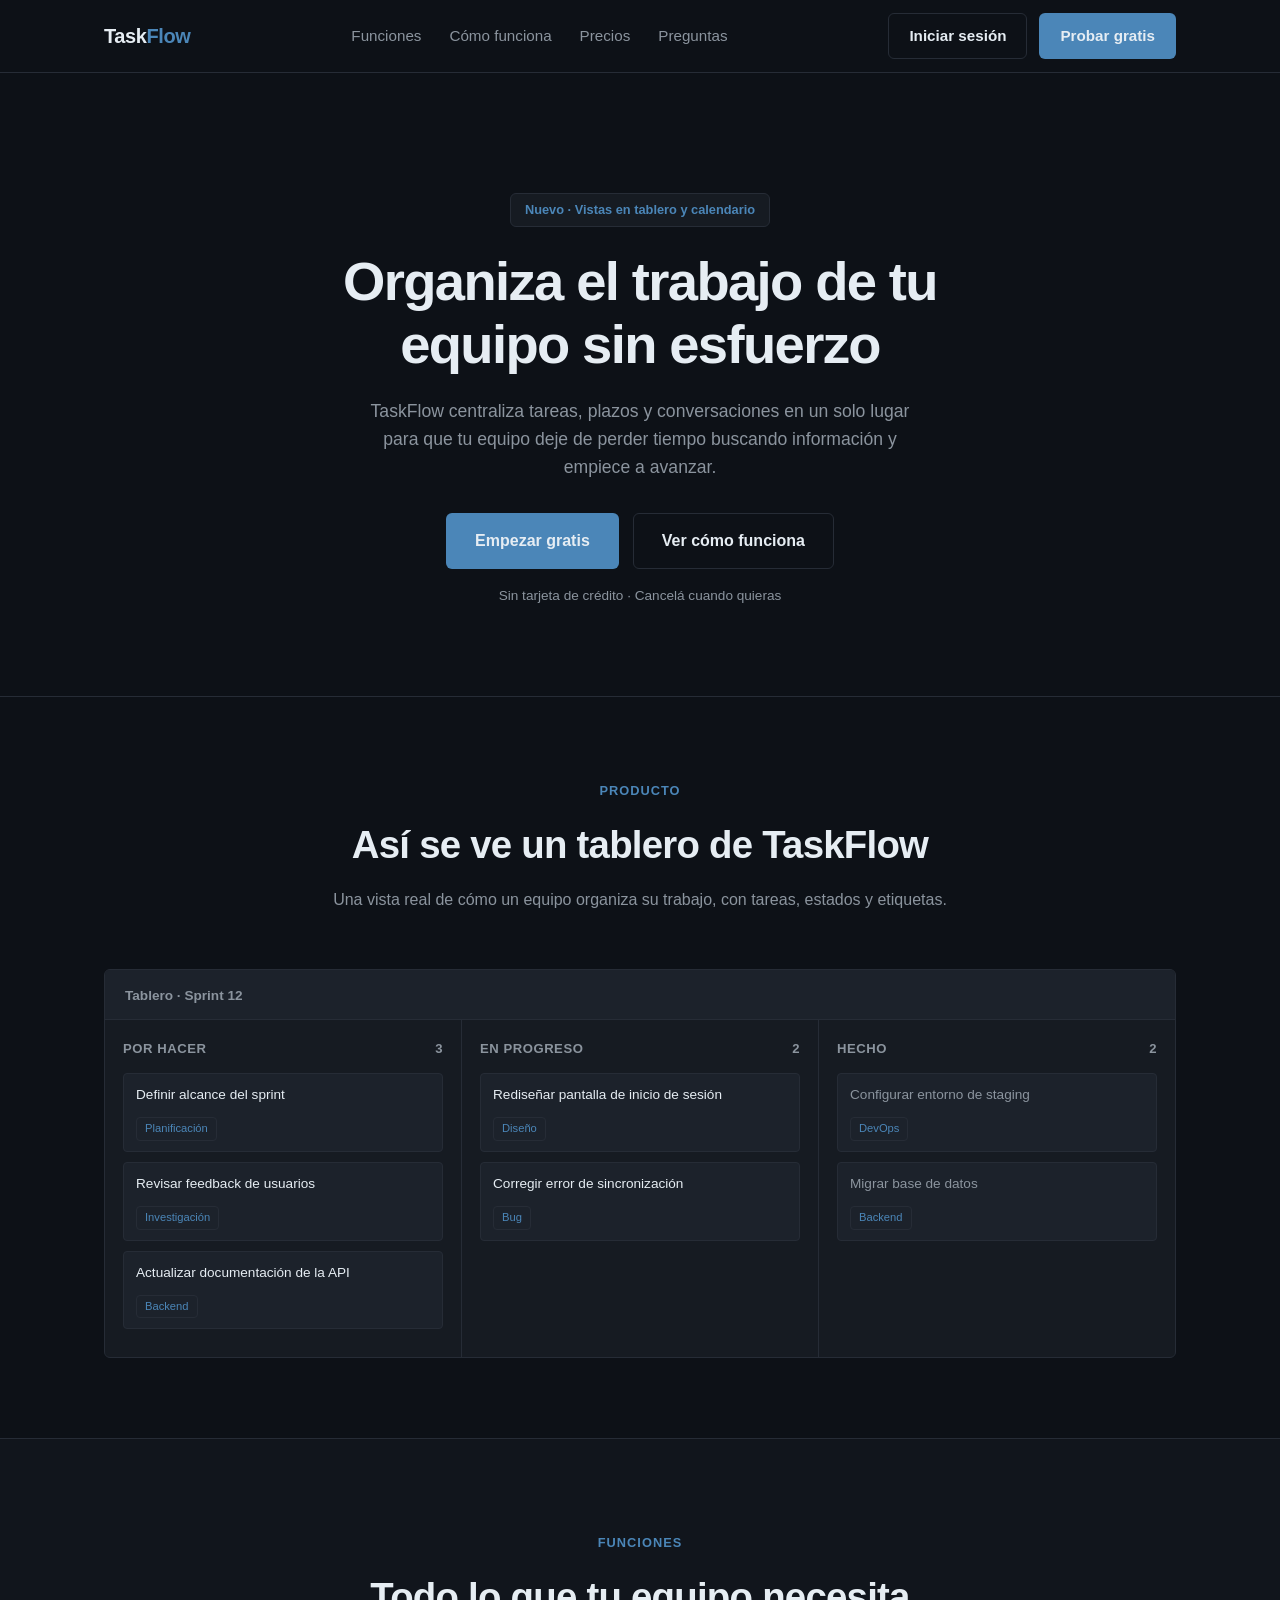
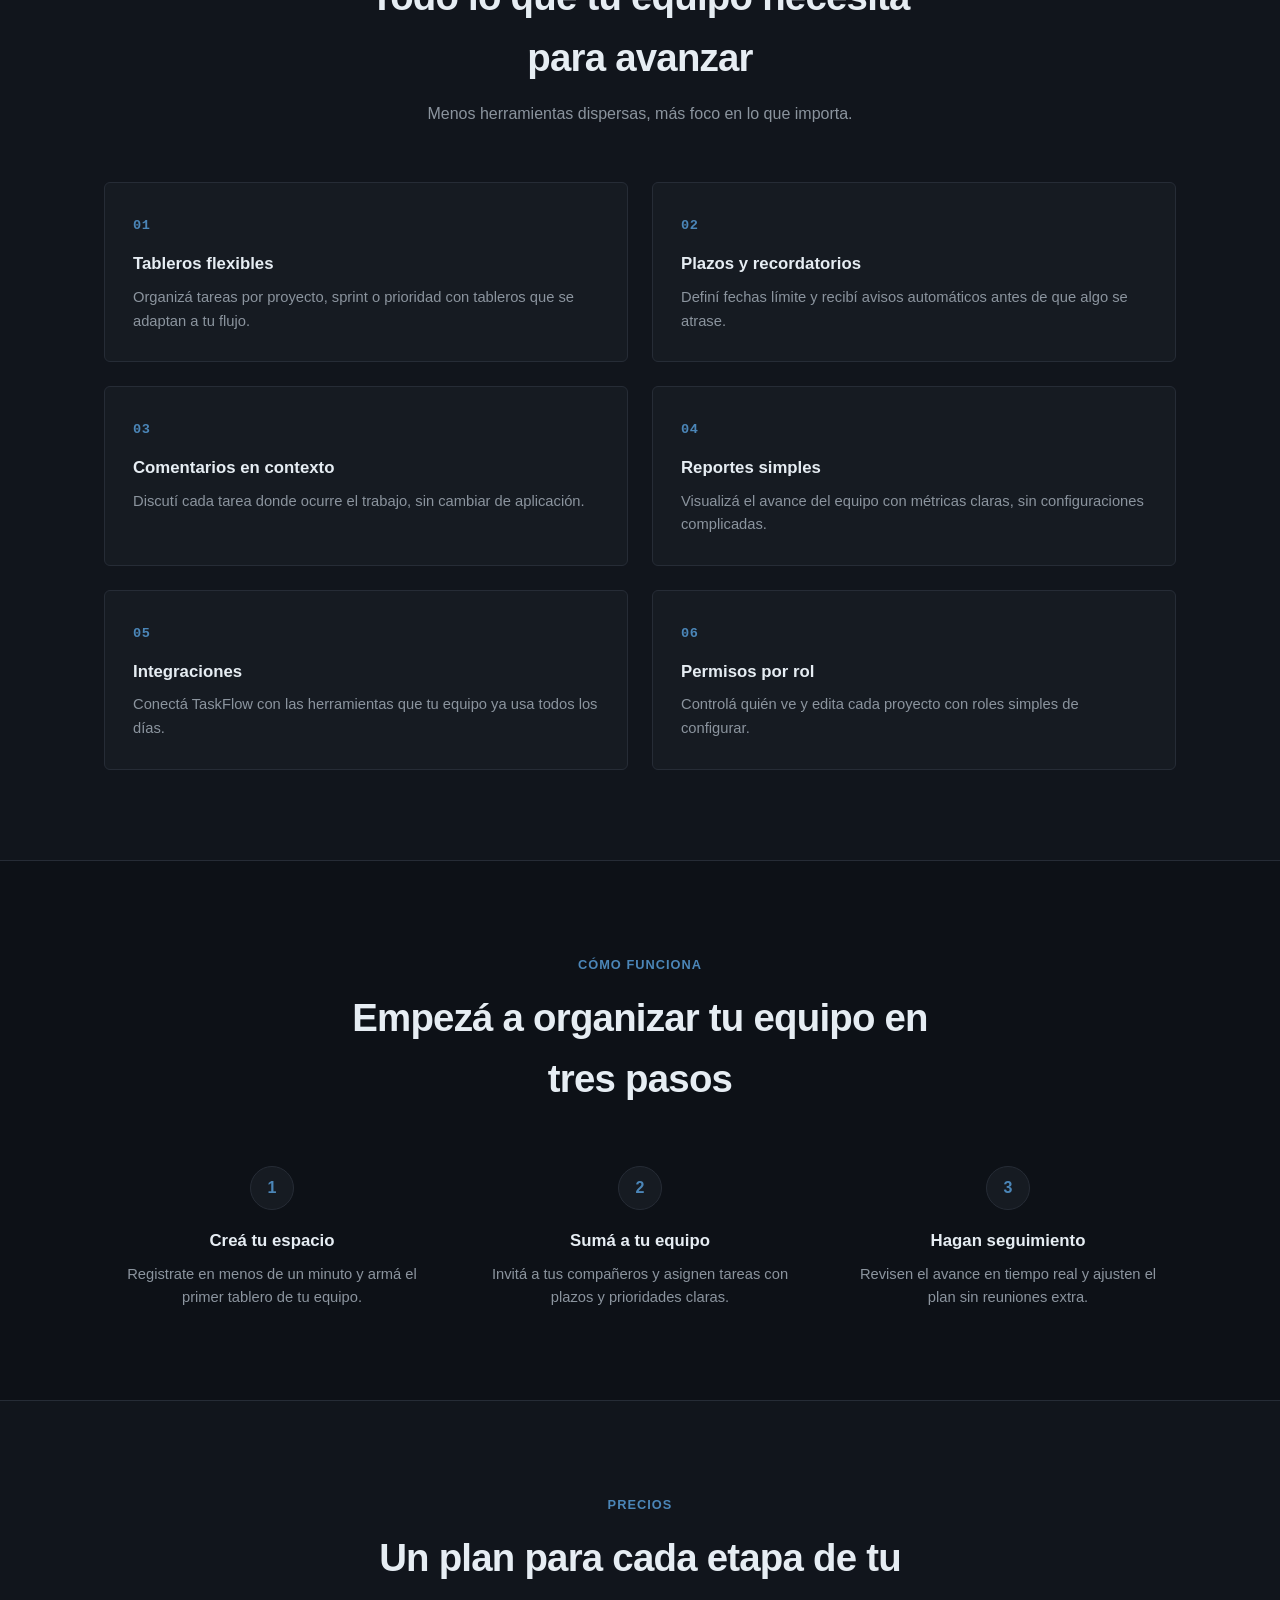
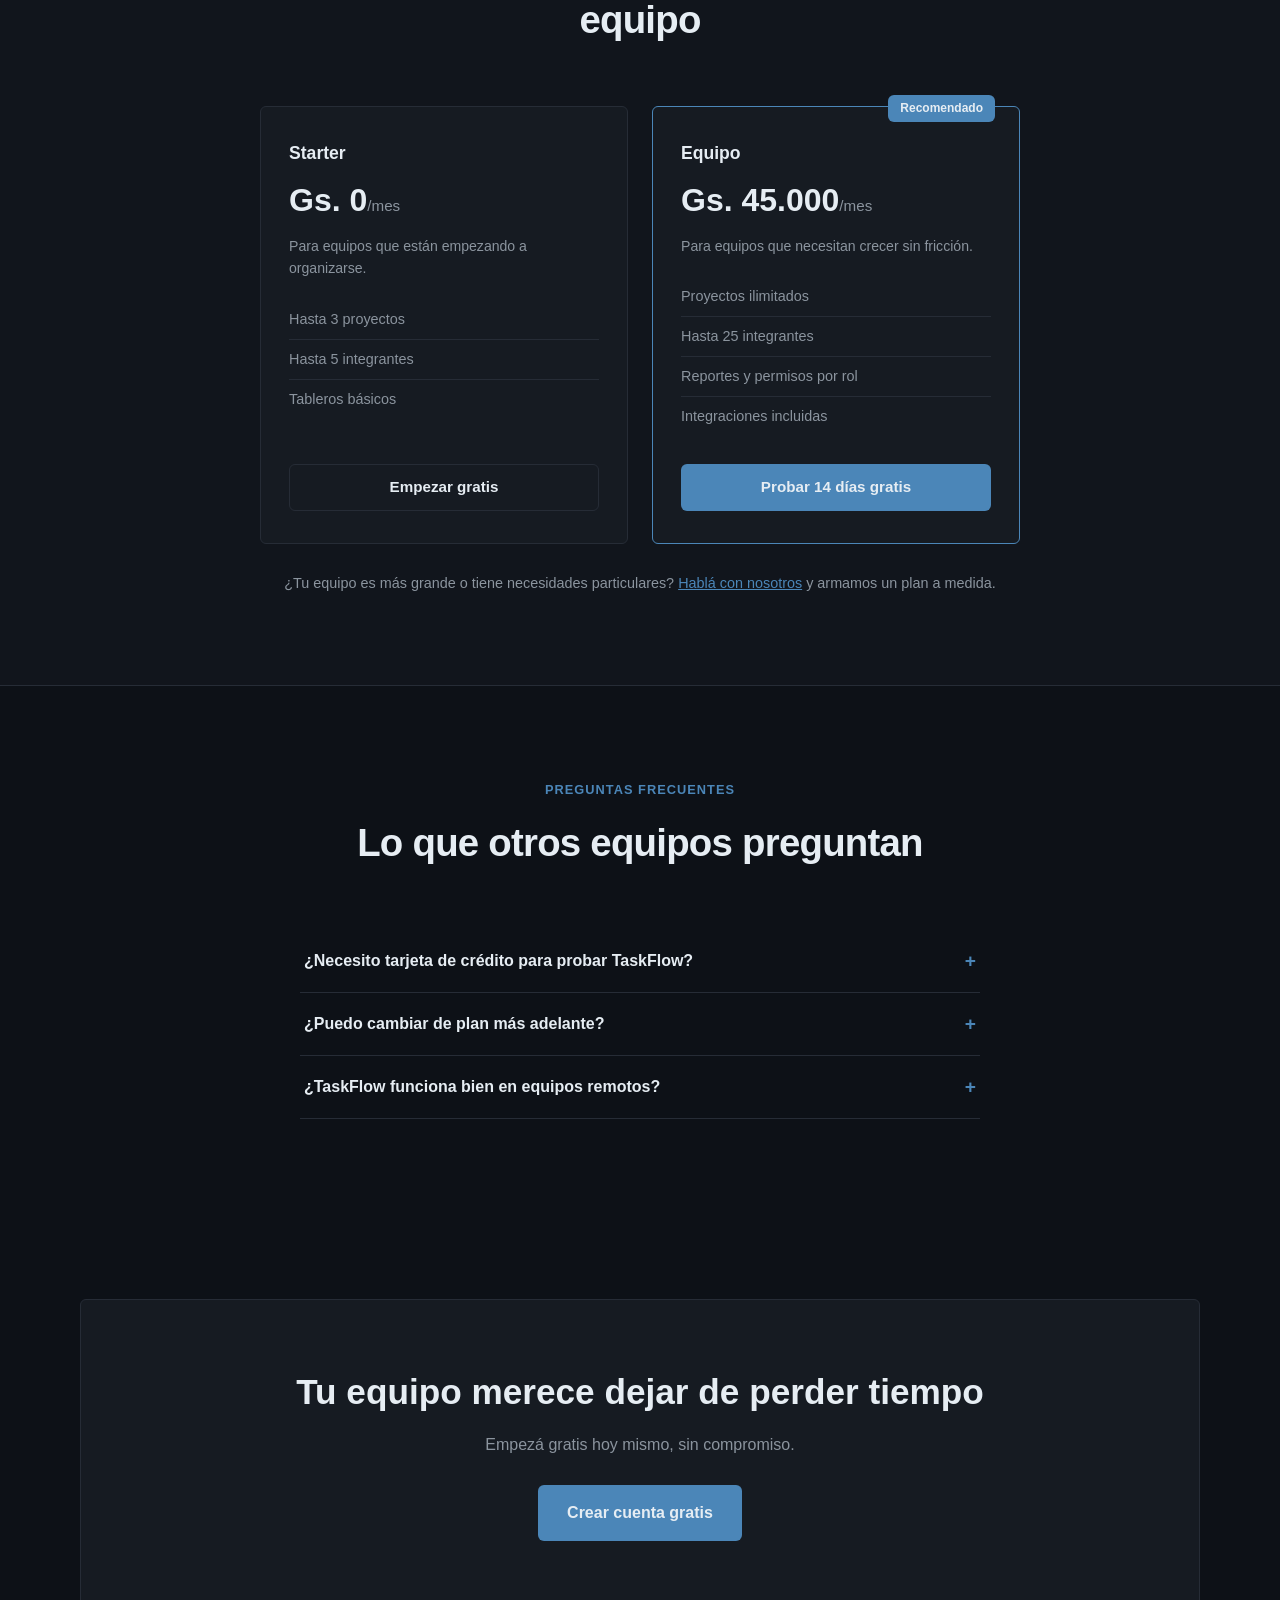
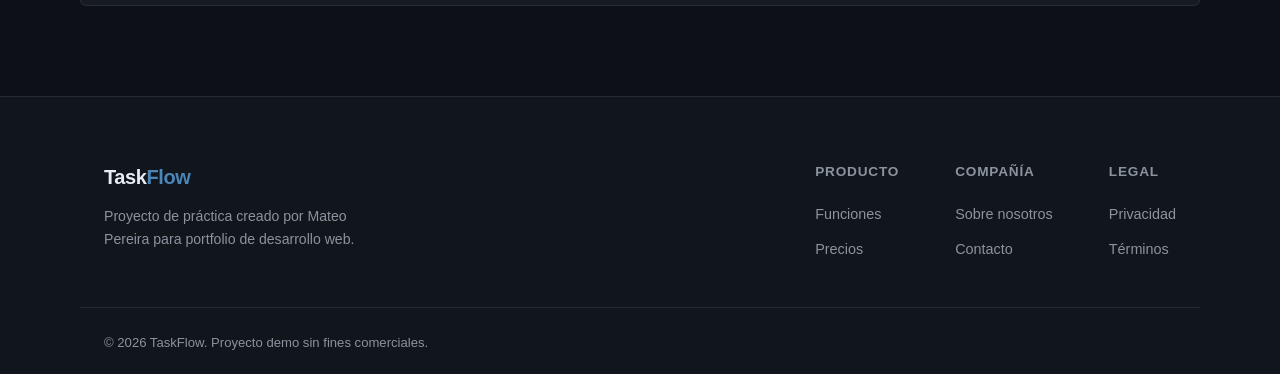
<file: index.html>
<!DOCTYPE html>
<html lang="es">
<head>
<meta charset="UTF-8">
<meta name="viewport" content="width=device-width, initial-scale=1.0">
<title>TaskFlow · Organiza tu equipo sin esfuerzo</title>
<link rel="stylesheet" href="style.css">
</head>
<body>

  <header class="navbar">
    <div class="container nav-content">
      <a href="#" class="logo">Task<span>Flow</span></a>

      <nav class="nav-links" id="navLinks">
        <a href="#features">Funciones</a>
        <a href="#how-it-works">Cómo funciona</a>
        <a href="#pricing">Precios</a>
        <a href="#faq">Preguntas</a>
      </nav>

      <div class="nav-actions">
        <a href="#" class="btn btn-ghost">Iniciar sesión</a>
        <a href="#" class="btn btn-primary">Probar gratis</a>
      </div>

      <button class="nav-toggle" id="navToggle" aria-label="Abrir menú">
        <span></span><span></span><span></span>
      </button>
    </div>
  </header>

  <main>
    <!-- HERO -->
    <section class="hero">
      <div class="container hero-content">
        <span class="badge reveal">Nuevo · Vistas en tablero y calendario</span>
        <h1 class="reveal">Organiza el trabajo de tu equipo sin esfuerzo</h1>
        <p class="hero-sub reveal">
          TaskFlow centraliza tareas, plazos y conversaciones en un solo lugar para que tu equipo
          deje de perder tiempo buscando información y empiece a avanzar.
        </p>
        <div class="hero-actions reveal">
          <a href="#" class="btn btn-primary btn-lg">Empezar gratis</a>
          <a href="#how-it-works" class="btn btn-ghost btn-lg">Ver cómo funciona</a>
        </div>
        <p class="hero-note reveal">Sin tarjeta de crédito · Cancelá cuando quieras</p>
      </div>
    </section>

    <!-- PRODUCT DEMO -->
    <section class="demo" id="demo">
      <div class="container">
        <div class="section-head">
          <span class="eyebrow">Producto</span>
          <h2>Así se ve un tablero de TaskFlow</h2>
          <p>Una vista real de cómo un equipo organiza su trabajo, con tareas, estados y etiquetas.</p>
        </div>

        <div class="demo-frame reveal">
          <div class="demo-bar">
            <span class="demo-bar-title">Tablero · Sprint 12</span>
          </div>
          <div class="demo-board">
            <div class="demo-column">
              <h4>Por hacer <span>3</span></h4>
              <div class="demo-card">
                <p>Definir alcance del sprint</p>
                <span class="demo-tag">Planificación</span>
              </div>
              <div class="demo-card">
                <p>Revisar feedback de usuarios</p>
                <span class="demo-tag">Investigación</span>
              </div>
              <div class="demo-card">
                <p>Actualizar documentación de la API</p>
                <span class="demo-tag">Backend</span>
              </div>
            </div>
            <div class="demo-column">
              <h4>En progreso <span>2</span></h4>
              <div class="demo-card">
                <p>Rediseñar pantalla de inicio de sesión</p>
                <span class="demo-tag">Diseño</span>
              </div>
              <div class="demo-card">
                <p>Corregir error de sincronización</p>
                <span class="demo-tag">Bug</span>
              </div>
            </div>
            <div class="demo-column">
              <h4>Hecho <span>2</span></h4>
              <div class="demo-card demo-card--done">
                <p>Configurar entorno de staging</p>
                <span class="demo-tag">DevOps</span>
              </div>
              <div class="demo-card demo-card--done">
                <p>Migrar base de datos</p>
                <span class="demo-tag">Backend</span>
              </div>
            </div>
          </div>
        </div>
      </div>
    </section>

    <!-- FEATURES -->
    <section class="features" id="features">
      <div class="container">
        <div class="section-head">
          <span class="eyebrow">Funciones</span>
          <h2>Todo lo que tu equipo necesita para avanzar</h2>
          <p>Menos herramientas dispersas, más foco en lo que importa.</p>
        </div>

        <div class="feature-grid">
          <article class="feature-card reveal">
            <span class="feature-index">01</span>
            <h3>Tableros flexibles</h3>
            <p>Organizá tareas por proyecto, sprint o prioridad con tableros que se adaptan a tu flujo.</p>
          </article>
          <article class="feature-card reveal">
            <span class="feature-index">02</span>
            <h3>Plazos y recordatorios</h3>
            <p>Definí fechas límite y recibí avisos automáticos antes de que algo se atrase.</p>
          </article>
          <article class="feature-card reveal">
            <span class="feature-index">03</span>
            <h3>Comentarios en contexto</h3>
            <p>Discutí cada tarea donde ocurre el trabajo, sin cambiar de aplicación.</p>
          </article>
          <article class="feature-card reveal">
            <span class="feature-index">04</span>
            <h3>Reportes simples</h3>
            <p>Visualizá el avance del equipo con métricas claras, sin configuraciones complicadas.</p>
          </article>
          <article class="feature-card reveal">
            <span class="feature-index">05</span>
            <h3>Integraciones</h3>
            <p>Conectá TaskFlow con las herramientas que tu equipo ya usa todos los días.</p>
          </article>
          <article class="feature-card reveal">
            <span class="feature-index">06</span>
            <h3>Permisos por rol</h3>
            <p>Controlá quién ve y edita cada proyecto con roles simples de configurar.</p>
          </article>
        </div>
      </div>
    </section>

    <!-- HOW IT WORKS -->
    <section class="how" id="how-it-works">
      <div class="container">
        <div class="section-head">
          <span class="eyebrow">Cómo funciona</span>
          <h2>Empezá a organizar tu equipo en tres pasos</h2>
        </div>

        <div class="steps">
          <div class="step reveal">
            <div class="step-number">1</div>
            <h3>Creá tu espacio</h3>
            <p>Registrate en menos de un minuto y armá el primer tablero de tu equipo.</p>
          </div>
          <div class="step reveal">
            <div class="step-number">2</div>
            <h3>Sumá a tu equipo</h3>
            <p>Invitá a tus compañeros y asignen tareas con plazos y prioridades claras.</p>
          </div>
          <div class="step reveal">
            <div class="step-number">3</div>
            <h3>Hagan seguimiento</h3>
            <p>Revisen el avance en tiempo real y ajusten el plan sin reuniones extra.</p>
          </div>
        </div>
      </div>
    </section>

    <!-- PRICING -->
    <section class="pricing" id="pricing">
      <div class="container">
        <div class="section-head">
          <span class="eyebrow">Precios</span>
          <h2>Un plan para cada etapa de tu equipo</h2>
        </div>

        <div class="pricing-grid">
          <div class="price-card reveal">
            <h3>Starter</h3>
            <p class="price">Gs. 0<span>/mes</span></p>
            <p class="price-desc">Para equipos que están empezando a organizarse.</p>
            <ul>
              <li>Hasta 3 proyectos</li>
              <li>Hasta 5 integrantes</li>
              <li>Tableros básicos</li>
            </ul>
            <a href="#" class="btn btn-ghost btn-block">Empezar gratis</a>
          </div>

          <div class="price-card price-card--highlight reveal">
            <span class="price-tag">Recomendado</span>
            <h3>Equipo</h3>
            <p class="price">Gs. 45.000<span>/mes</span></p>
            <p class="price-desc">Para equipos que necesitan crecer sin fricción.</p>
            <ul>
              <li>Proyectos ilimitados</li>
              <li>Hasta 25 integrantes</li>
              <li>Reportes y permisos por rol</li>
              <li>Integraciones incluidas</li>
            </ul>
            <a href="#" class="btn btn-primary btn-block">Probar 14 días gratis</a>
          </div>
        </div>

        <p class="pricing-note">¿Tu equipo es más grande o tiene necesidades particulares? <a href="#">Hablá con nosotros</a> y armamos un plan a medida.</p>
      </div>
    </section>

    <!-- FAQ -->
    <section class="faq" id="faq">
      <div class="container">
        <div class="section-head">
          <span class="eyebrow">Preguntas frecuentes</span>
          <h2>Lo que otros equipos preguntan</h2>
        </div>

        <div class="faq-list">
          <div class="faq-item reveal">
            <button class="faq-question">
              ¿Necesito tarjeta de crédito para probar TaskFlow?
              <span class="faq-icon">+</span>
            </button>
            <div class="faq-answer">
              <p>No. El plan Starter es gratuito y el plan Equipo incluye 14 días de prueba sin pedir datos de pago.</p>
            </div>
          </div>
          <div class="faq-item reveal">
            <button class="faq-question">
              ¿Puedo cambiar de plan más adelante?
              <span class="faq-icon">+</span>
            </button>
            <div class="faq-answer">
              <p>Sí, podés subir o bajar de plan cuando quieras desde la configuración de tu cuenta.</p>
            </div>
          </div>
          <div class="faq-item reveal">
            <button class="faq-question">
              ¿TaskFlow funciona bien en equipos remotos?
              <span class="faq-icon">+</span>
            </button>
            <div class="faq-answer">
              <p>Sí, fue pensado justamente para eso: comentarios en contexto, notificaciones claras y acceso desde cualquier lugar.</p>
            </div>
          </div>
        </div>
      </div>
    </section>

    <!-- CTA -->
    <section class="cta">
      <div class="container cta-content reveal">
        <h2>Tu equipo merece dejar de perder tiempo</h2>
        <p>Empezá gratis hoy mismo, sin compromiso.</p>
        <a href="#" class="btn btn-primary btn-lg">Crear cuenta gratis</a>
      </div>
    </section>
  </main>

  <footer class="footer">
    <div class="container footer-content">
      <div class="footer-brand">
        <a href="#" class="logo">Task<span>Flow</span></a>
        <p>Proyecto de práctica creado por Mateo Pereira para portfolio de desarrollo web.</p>
      </div>
      <div class="footer-links">
        <div>
          <h4>Producto</h4>
          <a href="#features">Funciones</a>
          <a href="#pricing">Precios</a>
        </div>
        <div>
          <h4>Compañía</h4>
          <a href="#">Sobre nosotros</a>
          <a href="#">Contacto</a>
        </div>
        <div>
          <h4>Legal</h4>
          <a href="privacy.html">Privacidad</a>
          <a href="terms.html">Términos</a>
        </div>
      </div>
    </div>
    <div class="container footer-bottom">
      <p>© 2026 TaskFlow. Proyecto demo sin fines comerciales.</p>
    </div>
  </footer>

  <script src="script.js"></script>
</body>
</html>
</file>
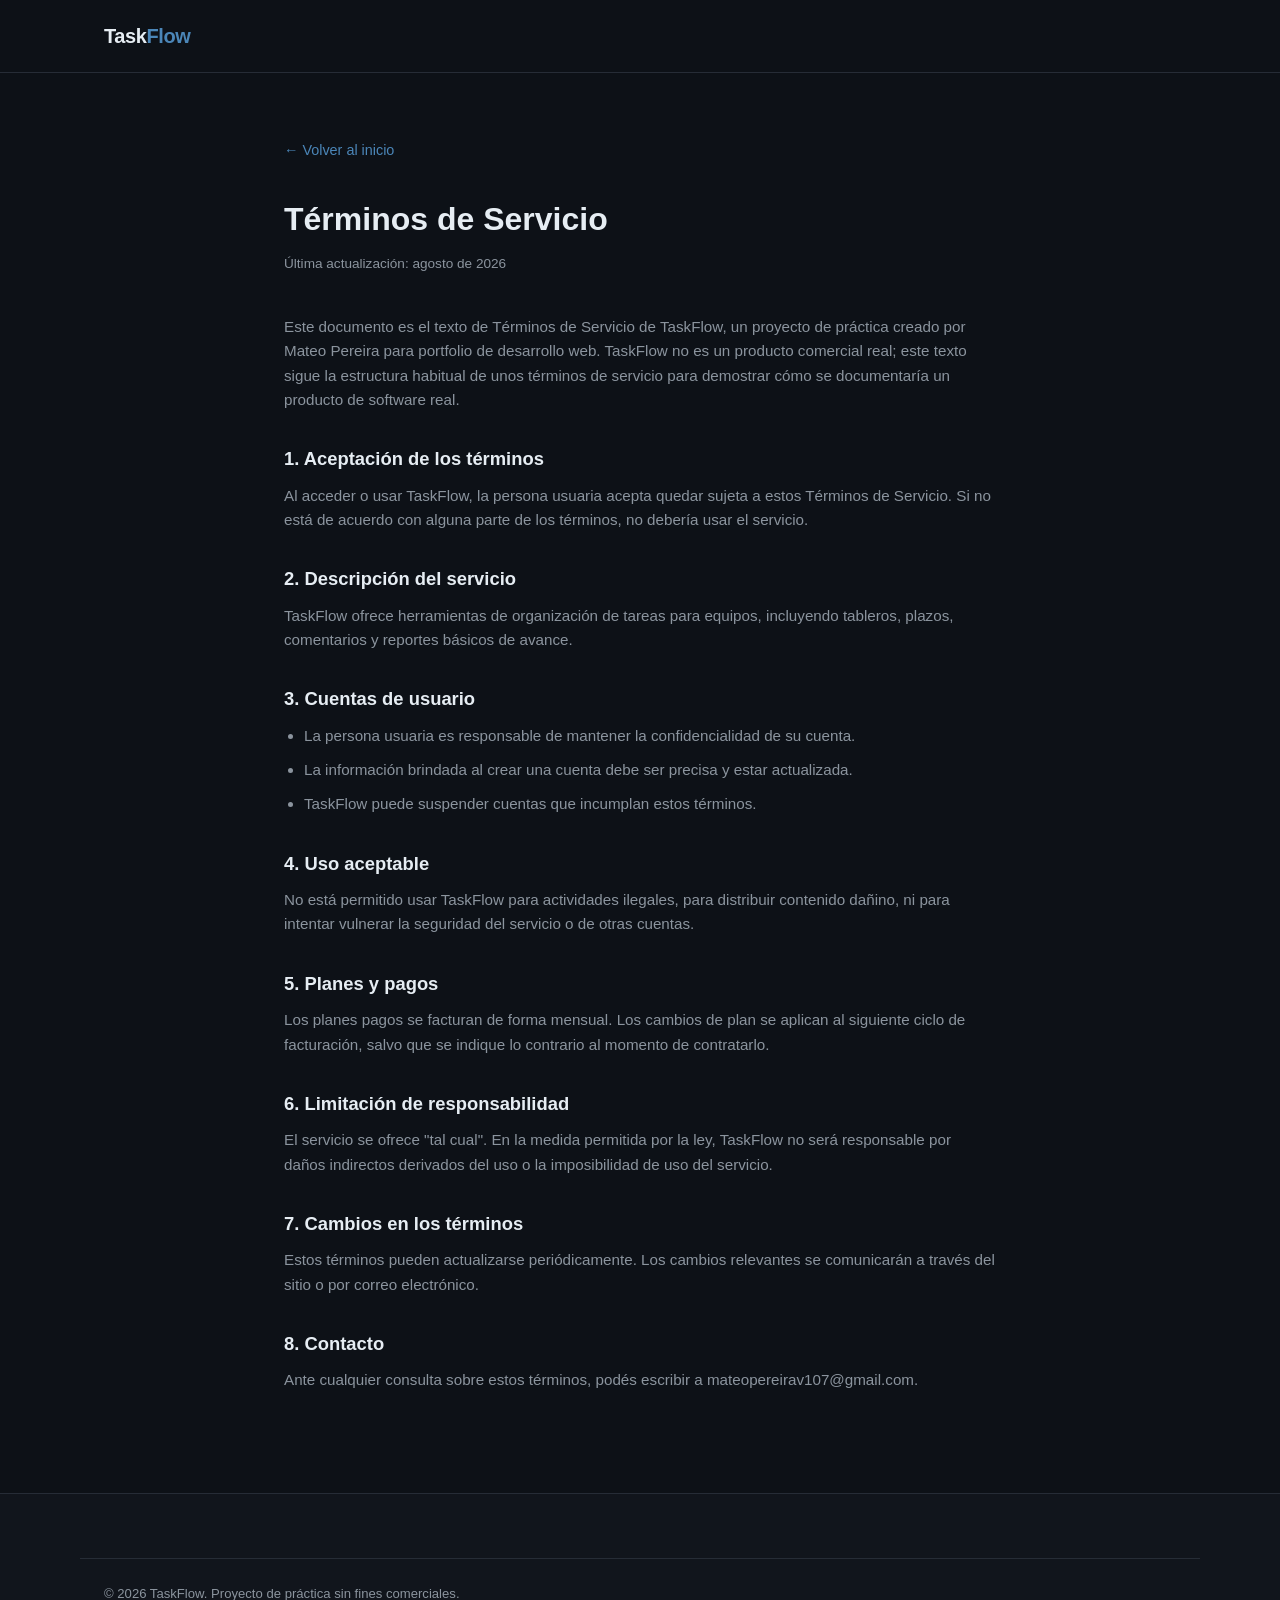
<file: terms.html>
<!DOCTYPE html>
<html lang="es">
<head>
<meta charset="UTF-8">
<meta name="viewport" content="width=device-width, initial-scale=1.0">
<title>Términos de Servicio · TaskFlow</title>
<link rel="stylesheet" href="style.css">
<style>
  .legal { padding: 64px 0 90px; }
  .legal .container { max-width: 760px; }
  .legal h1 { font-size: 2rem; font-weight: 800; margin-bottom: 8px; }
  .legal .updated { color: var(--text-muted); font-size: 0.85rem; margin-bottom: 40px; }
  .legal h2 { font-size: 1.15rem; font-weight: 700; margin: 32px 0 10px; }
  .legal p, .legal li { color: var(--text-muted); font-size: 0.95rem; margin-bottom: 10px; }
  .legal ul { padding-left: 20px; list-style: disc; }
  .legal a.back { color: var(--accent); font-size: 0.9rem; display: inline-block; margin-bottom: 32px; }
</style>
</head>
<body>

  <header class="navbar">
    <div class="container nav-content">
      <a href="index.html" class="logo">Task<span>Flow</span></a>
    </div>
  </header>

  <main class="legal">
    <div class="container">
      <a href="index.html" class="back">&larr; Volver al inicio</a>
      <h1>Términos de Servicio</h1>
      <p class="updated">Última actualización: agosto de 2026</p>

      <p>
        Este documento es el texto de Términos de Servicio de TaskFlow, un proyecto de práctica
        creado por Mateo Pereira para portfolio de desarrollo web. TaskFlow no es un producto
        comercial real; este texto sigue la estructura habitual de unos términos de servicio para
        demostrar cómo se documentaría un producto de software real.
      </p>

      <h2>1. Aceptación de los términos</h2>
      <p>
        Al acceder o usar TaskFlow, la persona usuaria acepta quedar sujeta a estos Términos de
        Servicio. Si no está de acuerdo con alguna parte de los términos, no debería usar el
        servicio.
      </p>

      <h2>2. Descripción del servicio</h2>
      <p>
        TaskFlow ofrece herramientas de organización de tareas para equipos, incluyendo tableros,
        plazos, comentarios y reportes básicos de avance.
      </p>

      <h2>3. Cuentas de usuario</h2>
      <ul>
        <li>La persona usuaria es responsable de mantener la confidencialidad de su cuenta.</li>
        <li>La información brindada al crear una cuenta debe ser precisa y estar actualizada.</li>
        <li>TaskFlow puede suspender cuentas que incumplan estos términos.</li>
      </ul>

      <h2>4. Uso aceptable</h2>
      <p>
        No está permitido usar TaskFlow para actividades ilegales, para distribuir contenido
        dañino, ni para intentar vulnerar la seguridad del servicio o de otras cuentas.
      </p>

      <h2>5. Planes y pagos</h2>
      <p>
        Los planes pagos se facturan de forma mensual. Los cambios de plan se aplican al
        siguiente ciclo de facturación, salvo que se indique lo contrario al momento de
        contratarlo.
      </p>

      <h2>6. Limitación de responsabilidad</h2>
      <p>
        El servicio se ofrece "tal cual". En la medida permitida por la ley, TaskFlow no será
        responsable por daños indirectos derivados del uso o la imposibilidad de uso del
        servicio.
      </p>

      <h2>7. Cambios en los términos</h2>
      <p>
        Estos términos pueden actualizarse periódicamente. Los cambios relevantes se
        comunicarán a través del sitio o por correo electrónico.
      </p>

      <h2>8. Contacto</h2>
      <p>
        Ante cualquier consulta sobre estos términos, podés escribir a
        mateopereirav107@gmail.com.
      </p>
    </div>
  </main>

  <footer class="footer">
    <div class="container footer-bottom">
      <p>© 2026 TaskFlow. Proyecto de práctica sin fines comerciales.</p>
    </div>
  </footer>

</body>
</html>
</file>
<file: style.css>
:root {
  --bg: #0d1117;
  --bg-alt: #11151c;
  --surface: #161b22;
  --surface-2: #1c222b;
  --border: #262c36;
  --text: #e6edf3;
  --text-muted: #8b949e;
  --accent: #4b86b8;
  --accent-strong: #396a94;
  --radius: 6px;
  --max-width: 1120px;
}

* {
  box-sizing: border-box;
  margin: 0;
  padding: 0;
}

html {
  scroll-behavior: smooth;
}

body {
  background: var(--bg);
  color: var(--text);
  font-family: -apple-system, BlinkMacSystemFont, "Segoe UI", Roboto, Helvetica, Arial, sans-serif;
  line-height: 1.6;
  -webkit-font-smoothing: antialiased;
}

img {
  max-width: 100%;
  display: block;
}

a {
  color: inherit;
  text-decoration: none;
}

ul {
  list-style: none;
}

.container {
  max-width: var(--max-width);
  margin: 0 auto;
  padding: 0 24px;
}

/*Buttons*/
.btn {
  display: inline-flex;
  align-items: center;
  justify-content: center;
  padding: 10px 20px;
  border-radius: var(--radius);
  font-weight: 600;
  font-size: 0.95rem;
  border: 1px solid transparent;
  cursor: pointer;
}

.btn-primary {
  background: var(--accent);
  color: var(--text);
}

.btn-primary:hover {
  background: var(--accent-strong);
}

.btn-ghost {
  background: transparent;
  color: var(--text);
  border-color: var(--border);
}

.btn-ghost:hover {
  background: var(--surface-2);
}

.btn-lg {
  padding: 14px 28px;
  font-size: 1rem;
}

.btn-block {
  width: 100%;
}

/* Navbar */
.navbar {
  position: sticky;
  top: 0;
  z-index: 50;
  background: var(--bg);
  border-bottom: 1px solid var(--border);
}

.nav-content {
  display: flex;
  align-items: center;
  justify-content: space-between;
  height: 72px;
  gap: 24px;
}

.logo {
  font-size: 1.25rem;
  font-weight: 800;
  letter-spacing: -0.02em;
}

.logo span {
  color: var(--accent);
}

.nav-links {
  display: flex;
  gap: 28px;
  flex: 1;
  justify-content: center;
}

.nav-links a {
  color: var(--text-muted);
  font-size: 0.95rem;
  font-weight: 500;
}

.nav-links a:hover {
  color: var(--text);
}

.nav-actions {
  display: flex;
  align-items: center;
  gap: 12px;
}

.nav-toggle {
  display: none;
  flex-direction: column;
  justify-content: center;
  gap: 5px;
  background: transparent;
  border: none;
  cursor: pointer;
  padding: 8px;
}

.nav-toggle span {
  width: 22px;
  height: 2px;
  background: var(--text);
  border-radius: 1px;
}

/*Hero*/
.hero {
  padding: 120px 0 90px;
  text-align: center;
  background: var(--bg);
  border-bottom: 1px solid var(--border);
}

.hero-content {
  max-width: 720px;
}

.badge {
  display: inline-block;
  padding: 6px 14px;
  border-radius: var(--radius);
  background: var(--surface);
  border: 1px solid var(--border);
  color: var(--accent);
  font-size: 0.8rem;
  font-weight: 600;
  margin-bottom: 24px;
}

.hero h1 {
  font-size: clamp(2.2rem, 5vw, 3.4rem);
  font-weight: 800;
  letter-spacing: -0.03em;
  line-height: 1.15;
  margin-bottom: 20px;
}

.hero-sub {
  color: var(--text-muted);
  font-size: 1.1rem;
  max-width: 560px;
  margin: 0 auto 32px;
}

.hero-actions {
  display: flex;
  gap: 14px;
  justify-content: center;
  flex-wrap: wrap;
  margin-bottom: 16px;
}

.hero-note {
  color: var(--text-muted);
  font-size: 0.85rem;
}

/* section head*/
.section-head {
  text-align: center;
  max-width: 620px;
  margin: 0 auto 56px;
}

.eyebrow {
  display: inline-block;
  color: var(--accent);
  font-weight: 700;
  font-size: 0.8rem;
  text-transform: uppercase;
  letter-spacing: 0.08em;
  margin-bottom: 12px;
}

.section-head h2 {
  font-size: clamp(1.8rem, 3.5vw, 2.4rem);
  font-weight: 800;
  letter-spacing: -0.02em;
  margin-bottom: 12px;
}

.section-head p {
  color: var(--text-muted);
}

/* Product demo*/
.demo {
  padding: 80px 0;
}

.demo-frame {
  border: 1px solid var(--border);
  border-radius: var(--radius);
  overflow: hidden;
  background: var(--surface);
}

.demo-bar {
  padding: 12px 20px;
  border-bottom: 1px solid var(--border);
  background: var(--surface-2);
}

.demo-bar-title {
  font-size: 0.85rem;
  color: var(--text-muted);
  font-weight: 600;
}

.demo-board {
  display: grid;
  grid-template-columns: repeat(3, 1fr);
  gap: 1px;
  background: var(--border);
}

.demo-column {
  background: var(--surface);
  padding: 18px;
}

.demo-column h4 {
  display: flex;
  justify-content: space-between;
  align-items: center;
  font-size: 0.82rem;
  font-weight: 600;
  color: var(--text-muted);
  text-transform: uppercase;
  letter-spacing: 0.04em;
  margin-bottom: 14px;
}

.demo-card {
  background: var(--surface-2);
  border: 1px solid var(--border);
  border-radius: 4px;
  padding: 10px 12px;
  margin-bottom: 10px;
}

.demo-card p {
  font-size: 0.85rem;
  margin-bottom: 8px;
}

.demo-card--done p {
  color: var(--text-muted);
}

.demo-tag {
  display: inline-block;
  font-size: 0.7rem;
  color: var(--accent);
  border: 1px solid var(--border);
  padding: 2px 8px;
  border-radius: 4px;
}

/*Features*/
.features {
  padding: 90px 0;
  background: var(--bg-alt);
  border-top: 1px solid var(--border);
  border-bottom: 1px solid var(--border);
}

.feature-grid {
  display: grid;
  grid-template-columns: repeat(2, 1fr);
  gap: 24px;
}

.feature-card {
  background: var(--surface);
  border: 1px solid var(--border);
  border-radius: var(--radius);
  padding: 28px;
}

.feature-card:hover {
  border-color: var(--accent);
}

.feature-index {
  display: inline-block;
  font-family: "SFMono-Regular", Consolas, monospace;
  font-size: 0.85rem;
  font-weight: 700;
  color: var(--accent);
  letter-spacing: 0.04em;
  margin-bottom: 14px;
}

.feature-card h3 {
  font-size: 1.05rem;
  margin-bottom: 8px;
}

.feature-card p {
  color: var(--text-muted);
  font-size: 0.92rem;
}

/*how it works*/
.how {
  padding: 90px 0;
}

.steps {
  display: grid;
  grid-template-columns: repeat(3, 1fr);
  gap: 32px;
}

.step {
  text-align: center;
  padding: 0 12px;
}

.step-number {
  width: 44px;
  height: 44px;
  border-radius: 50%;
  background: var(--surface);
  border: 1px solid var(--border);
  color: var(--accent);
  font-weight: 800;
  display: flex;
  align-items: center;
  justify-content: center;
  margin: 0 auto 18px;
}

.step h3 {
  margin-bottom: 8px;
  font-size: 1.05rem;
}

.step p {
  color: var(--text-muted);
  font-size: 0.92rem;
}

/*
   Pricing
*/
.pricing {
  padding: 90px 0;
  background: var(--bg-alt);
  border-top: 1px solid var(--border);
  border-bottom: 1px solid var(--border);
}

.pricing-grid {
  display: grid;
  grid-template-columns: repeat(2, 1fr);
  gap: 24px;
  align-items: stretch;
  max-width: 760px;
  margin: 0 auto;
}

.price-card {
  background: var(--surface);
  border: 1px solid var(--border);
  border-radius: var(--radius);
  padding: 32px 28px;
  display: flex;
  flex-direction: column;
  position: relative;
}

.price-card--highlight {
  border-color: var(--accent);
}

.price-tag {
  position: absolute;
  top: -12px;
  right: 24px;
  background: var(--accent);
  color: var(--text);
  font-size: 0.75rem;
  font-weight: 700;
  padding: 4px 12px;
  border-radius: var(--radius);
}

.price-card h3 {
  font-size: 1.1rem;
  margin-bottom: 8px;
}

.price {
  font-size: 2rem;
  font-weight: 800;
  margin-bottom: 8px;
}

.price span {
  font-size: 0.95rem;
  color: var(--text-muted);
  font-weight: 500;
}

.price-desc {
  color: var(--text-muted);
  font-size: 0.88rem;
  margin-bottom: 20px;
}

.price-card ul {
  margin-bottom: 28px;
  flex: 1;
}

.price-card li {
  color: var(--text-muted);
  font-size: 0.9rem;
  padding: 8px 0;
  border-bottom: 1px solid var(--border);
}

.price-card li:last-child {
  border-bottom: none;
}

.pricing-note {
  text-align: center;
  color: var(--text-muted);
  font-size: 0.9rem;
  margin-top: 28px;
}

.pricing-note a {
  color: var(--accent);
  text-decoration: underline;
}

/*
   FAQ
*/
.faq {
  padding: 90px 0;
}

.faq-list {
  max-width: 680px;
  margin: 0 auto;
}

.faq-item {
  border-bottom: 1px solid var(--border);
}

.faq-question {
  width: 100%;
  background: none;
  border: none;
  color: var(--text);
  font-size: 1rem;
  font-weight: 600;
  text-align: left;
  padding: 20px 4px;
  display: flex;
  justify-content: space-between;
  align-items: center;
  cursor: pointer;
}

.faq-icon {
  color: var(--accent);
  font-size: 1.2rem;
  flex-shrink: 0;
  margin-left: 16px;
}

.faq-item.open .faq-icon {
  transform: rotate(45deg);
}

.faq-answer {
  max-height: 0;
  overflow: hidden;
  transition: max-height 0.25s ease;
}

.faq-answer p {
  color: var(--text-muted);
  padding: 0 4px 20px;
  font-size: 0.92rem;
}


.cta {
  padding: 90px 0;
}

.cta-content {
  text-align: center;
  background: var(--surface);
  border: 1px solid var(--border);
  border-radius: var(--radius);
  padding: 64px 32px;
}

.cta-content h2 {
  font-size: clamp(1.6rem, 3vw, 2.2rem);
  margin-bottom: 12px;
  font-weight: 800;
}

.cta-content p {
  color: var(--text-muted);
  margin-bottom: 28px;
}


.footer {
  background: var(--bg-alt);
  border-top: 1px solid var(--border);
  padding: 64px 0 24px;
}

.footer-content {
  display: flex;
  justify-content: space-between;
  gap: 48px;
  flex-wrap: wrap;
  margin-bottom: 40px;
}

.footer-brand p {
  color: var(--text-muted);
  font-size: 0.88rem;
  margin-top: 12px;
  max-width: 260px;
}

.footer-links {
  display: flex;
  gap: 56px;
}

.footer-links h4 {
  font-size: 0.85rem;
  margin-bottom: 14px;
  color: var(--text-muted);
  text-transform: uppercase;
  letter-spacing: 0.06em;
}

.footer-links a {
  display: block;
  color: var(--text-muted);
  font-size: 0.9rem;
  padding: 6px 0;
}

.footer-links a:hover {
  color: var(--text);
}

.footer-bottom {
  border-top: 1px solid var(--border);
  padding-top: 24px;
  color: var(--text-muted);
  font-size: 0.82rem;
}


.reveal {
  opacity: 0;
  transform: translateY(16px);
  transition: opacity 0.6s ease, transform 0.6s ease;
}

.reveal.is-visible {
  opacity: 1;
  transform: translateY(0);
}


@media (max-width: 860px) {
  .feature-grid,
  .steps,
  .pricing-grid,
  .demo-board {
    grid-template-columns: 1fr;
  }
}

@media (max-width: 760px) {
  .nav-links,
  .nav-actions {
    display: none;
  }

  .nav-toggle {
    display: flex;
  }

  .navbar.open .nav-links {
    display: flex;
    flex-direction: column;
    position: absolute;
    top: 72px;
    left: 0;
    right: 0;
    background: var(--bg);
    border-bottom: 1px solid var(--border);
    padding: 16px 24px;
    gap: 4px;
  }

  .navbar.open .nav-links a {
    padding: 12px 0;
  }

  .navbar.open .nav-actions {
    display: flex;
    flex-direction: column;
    position: absolute;
    top: calc(72px + 190px);
    left: 0;
    right: 0;
    background: var(--bg);
    padding: 0 24px 16px;
    gap: 10px;
  }

  .footer-content {
    flex-direction: column;
  }
}
</file>
